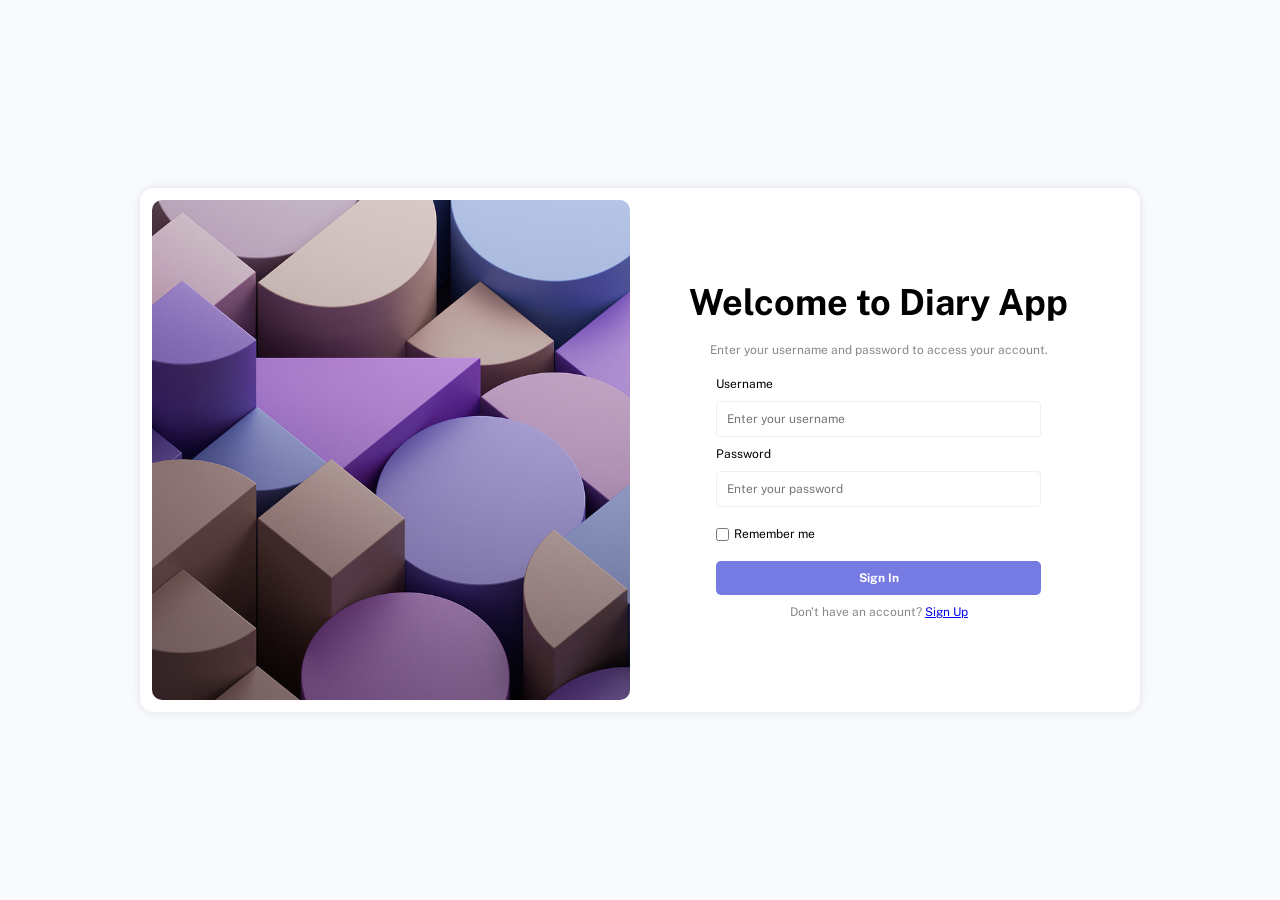
<file: index.html>
<!DOCTYPE html>
<html lang="en">
  <head>
    <meta charset="UTF-8" />
    <meta name="viewport" content="width=device-width, initial-scale=1.0" />
    <title>Diary Web Application</title>
    <!-- CSS Link -->
    <link rel="stylesheet" href="./styles/style.css" />
    <link rel="icon" href="./assets/diary-logo.png" type="image/x-icon" />
  </head>
  <body>
    <!-- navbar -->
    <navbar-component></navbar-component>
    <!-- header -->
    <header-component
      header-title="Diary Application"
      btn-title="Your Diary"
      url-btn="../pages/dashboard.html"
    ></header-component>
    <!-- main -->
    <main>
      <!-- form -->
      <form action="/submit" method="post" class="form">
        <!-- id for submit button -->
        <input type="hidden" name="id" id="id" required />
        <!-- input title -->
        <span>Title :</span>
        <input
          class="input border"
          type="text"
          name="title"
          id="title"
          placeholder="input your title here"
          required
        />
        <!-- input content -->
        <span>Content :</span>
        <textarea
          class="border input"
          name="content"
          id="content"
          placeholder="input your content here"
          rows="10"
          required
        ></textarea>
        <!-- input date -->
        <input
          class="border input"
          type="date"
          name="date"
          id="date"
          required
        />
        <!--submit button -->
        <div class="container-btn">
          <my-button
            title="Add Entry"
            type="submit"
            class="text-button"
          ></my-button>
          <my-button 
          id="updateCancel" 
          type="button"
          title="Cancel"
          ></my-button>

        </div>
      </form>
      <!-- list card entry container -->
      <section id="list-card"></section>
    </main>
    <!-- footer -->
    <footer-component></footer-component>
  </body>
  <!-- navbar link -->
   <script type="module" src="./components/navbar.js"></script>
  <!-- header link -->
  <script type="module" src="./components/header.js"></script>
  <!-- footer link -->
  <script type="module" src="./components/footer.js"></script>
  <!-- button link -->
  <script src="./components/button.js"></script>
  <!-- script -->
  <script type="module" src="./scripts/script.js"></script>
</html>
</file>
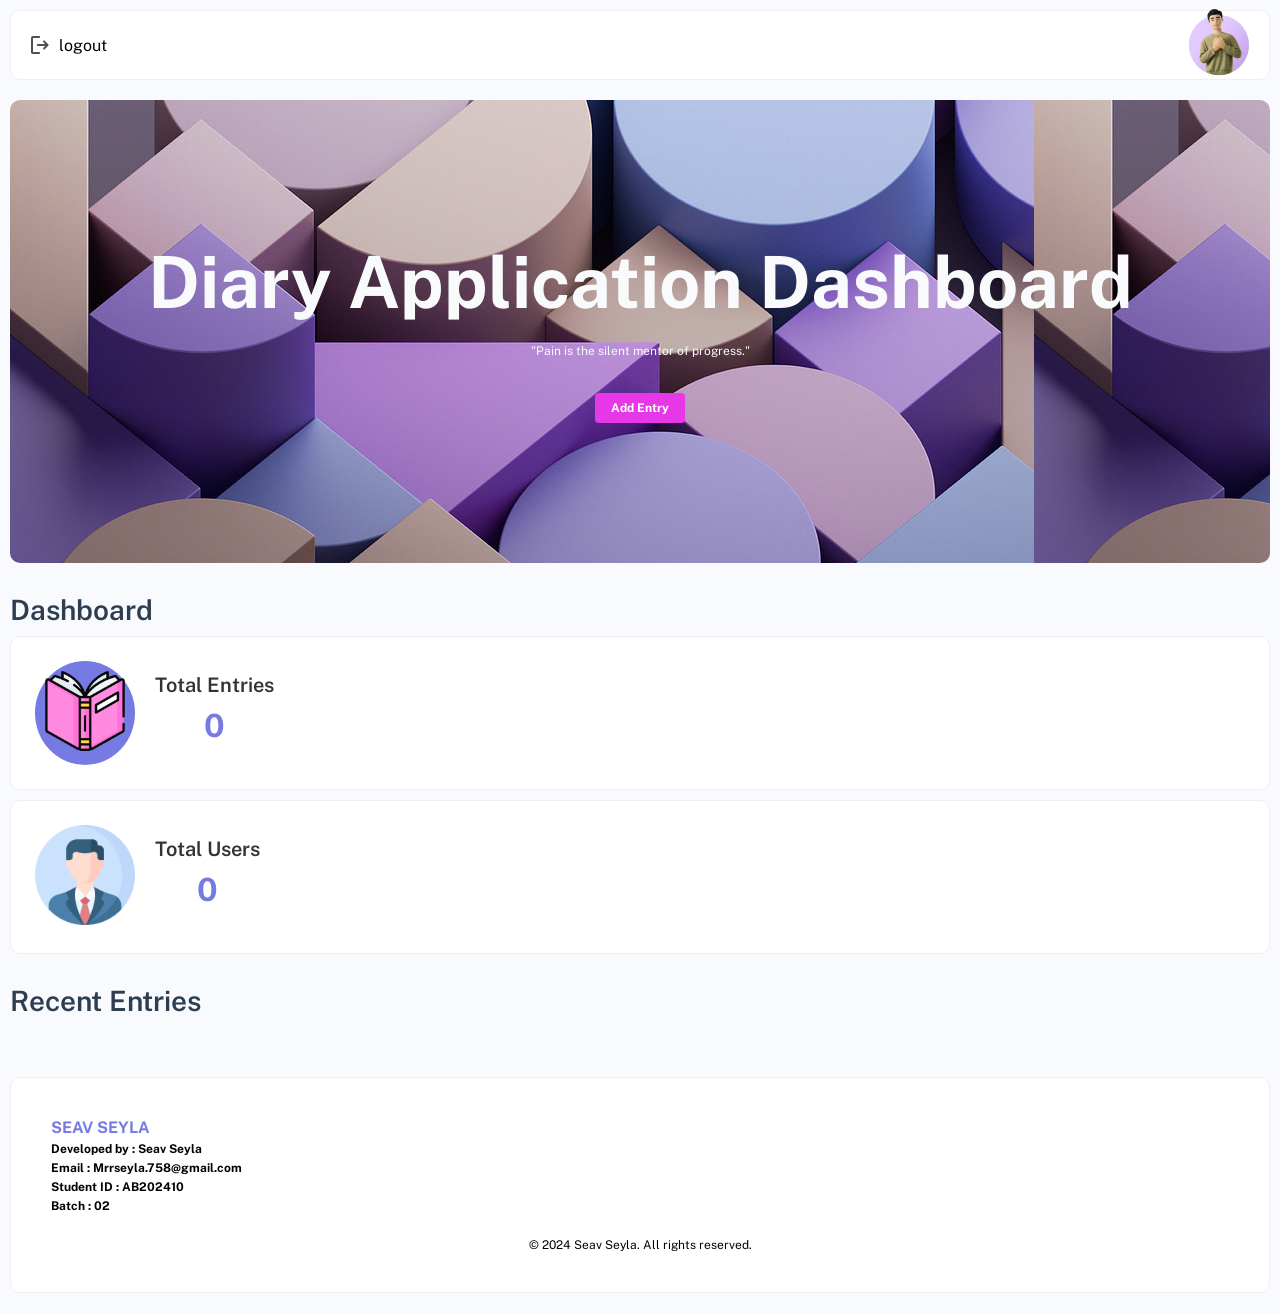
<file: pages/dashboard.html>
<!DOCTYPE html>
<html lang="en">
<head>
  <meta charset="UTF-8">
  <meta name="viewport" content="width=device-width, initial-scale=1.0">
  <title>Diary Dashboard</title>
  <link rel="stylesheet" href="../styles/style.css">
  <link rel="stylesheet" href="../styles/dashboard.css">
</head>
<body>
  <!-- navbar -->
    <navbar-component></navbar-component>
     <!-- header -->
    <header-component
      header-title="Diary Application Dashboard"
      btn-title="Add Entry"
      url-btn="../index.html"
      custom-header="header-dashboard"
      custom-btn="btn-new-entry"
    ></header-component>

    <!-- main dashboard -->
    <section class="main-dashboard">

          <section>
            <!-- title -->
            <h2 class="dashboard-title">Dashboard</h2>

            <!-- dashboard card -->
             <div class="dashbaord-card-container">

                <!-- dashboard card render here -->
                <dashboard-card
                logo-icon="../assets/diary-logo.png" 
                url="../index.html"
                logo-title="Diary Logo" 
                title="Total Entries"
                count-id="entries"
                custom-img-containter="icon-entries"
              ></dashboard-card>

              <dashboard-card
                logo-icon="../assets/user.png" 
                logo-title="Diary Logo" 
                title="Total Users"
                count-id="users"
              ></dashboard-card>
             </div>

          </section>

          <section class="recent-entries">

            <!-- title -->
            <h2 class="dashboard-title">Recent Entries</h2>

            <!-- recent entry container -->
            <div class="recent-entries-container">
              <!-- recent card render here -->
            </div>

          </section>

    </section> 
    <footer-component></footer-component>
</body>
<!-- header link -->
<script type="module" src="../components/header.js"></script>
<!-- button link -->
<script src="../components/button.js"></script>
<!-- navbar link -->
<script type="module" src="../components/navbar.js"></script>
<!-- footer link -->
<script type="module" src="../components/footer.js"></script>
<!-- dashboard card link -->
 <script src="../components/dashbaordCard.js"></script>
<!-- dashboard link -->
 <script type="module" src="../scripts/dashboard.js"></script>
</html>
</file>
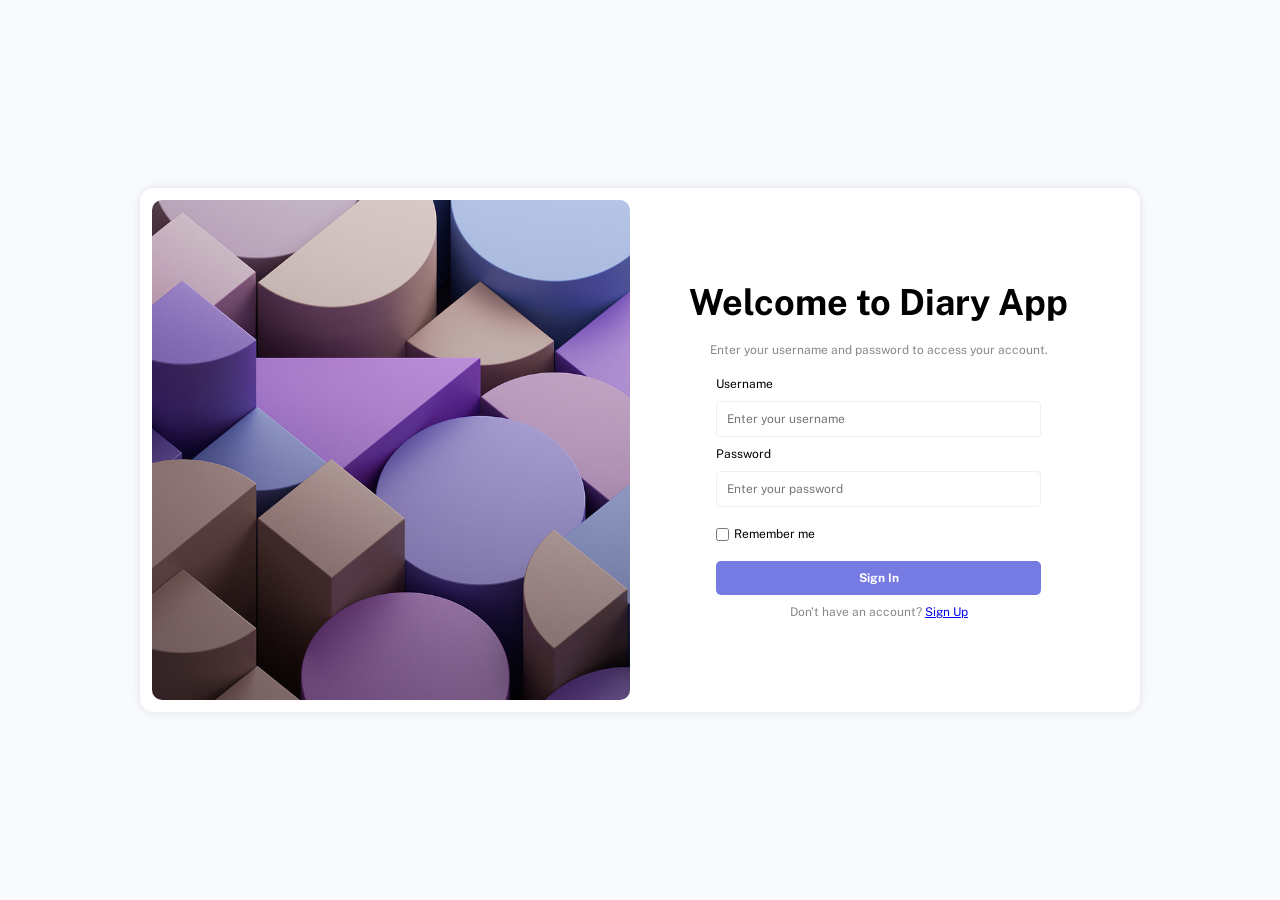
<file: pages/login.html>
<!DOCTYPE html>
<html lang="en">
<head>
    <meta charset="UTF-8">
    <meta name="viewport" content="width=device-width, initial-scale=1.0">
    <title>Login : Web Application</title>
    <link rel="stylesheet" href="../styles/style.css">
    <link rel="icon" href="../assets/diary-logo.png" type="image/x-icon" />
</head>
<body>
    <section class="container-section">
        <div class="login-container">
            <!-- image -->
            <div class="login-image">
                <img src="../assets/login-img.jpg" alt="login Image">
            </div>

            <!-- form container -->
            <div class="login-form">
                <!-- title -->
                <h2>Welcome to Diary App</h2>
                <p>Enter your username and password to access your account.</p>

                <!-- login form -->
                <form id="login-form">

                    <!-- username -->
                    <label for="username">Username</label>
                    <input 
                        type="username" 
                        id="username" 
                        class="input border" 
                        name="username" 
                        placeholder="Enter your username" 
                        autocomplete="username"
                        required/>

                    <!-- password -->
                    <label for="password">Password</label>
                    <input 
                        type="password" 
                        id="password" 
                        class="input border" 
                        name="password" 
                        placeholder="Enter your password" 
                        autocomplete="new-password"
                        required/>

                    <!-- remember me checkbox -->
                    <div class="remember-me">
                        <input type="checkbox" id="rememberMe" name="rememberMe">
                        <p for="rememberMe">Remember me</p>
                    </div>

                    <!-- submit button -->
                    <my-button title="Sign In" type="submit" custom-class="form-btn">Sign In</my-button>

                    <!-- sign up link -->
                    <div class="links">
                        <p>Don't have an account? <a href="./sign-up.html">Sign Up</a></p>
                    </div>
                    
                </form>
            </div>
        </div>
    </section>
</body>
<!-- login script -->
<script type="module" src="../scripts/login.js"></script>
  <!-- button link -->
<script src="../components/button.js"></script>


</html>
</file>
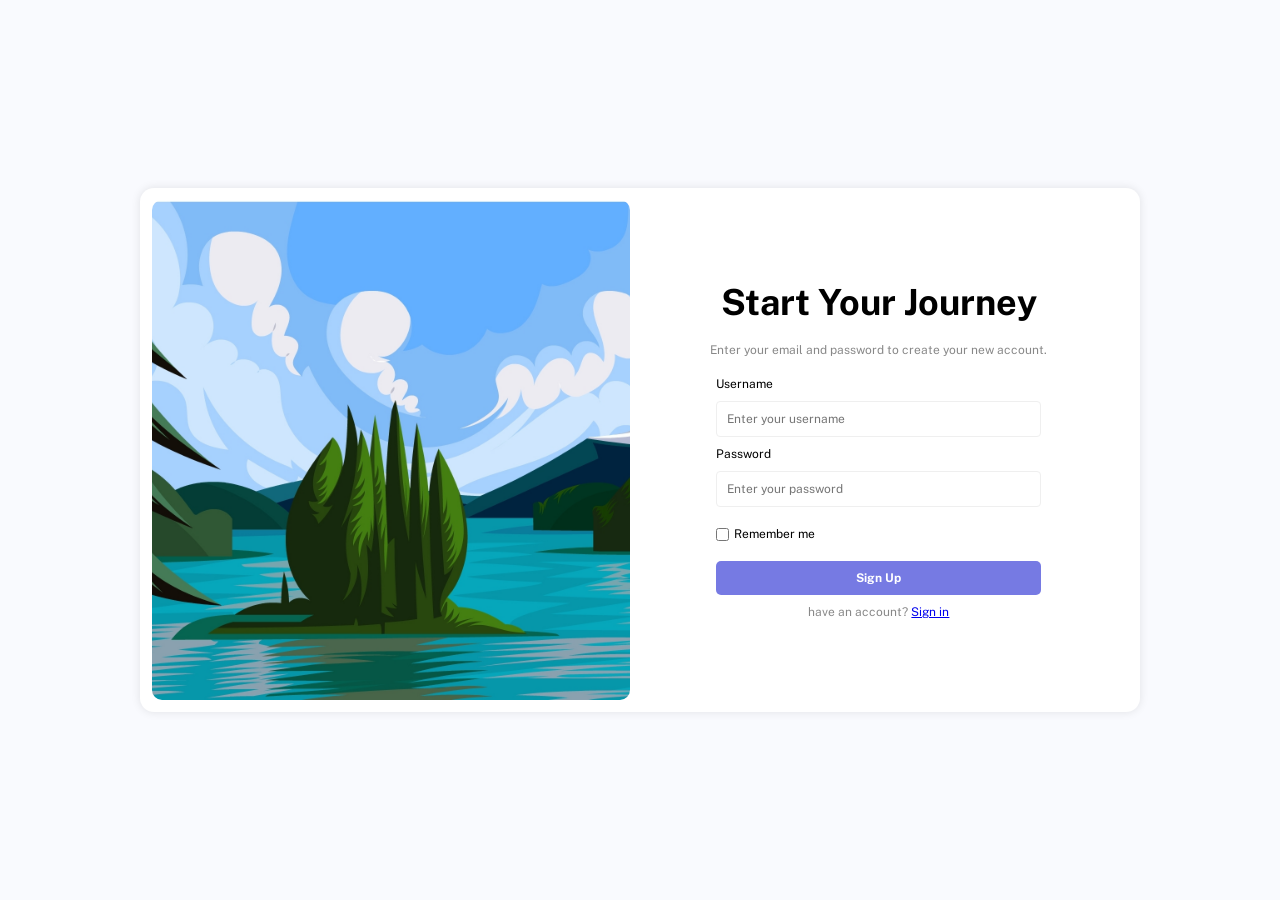
<file: pages/sign-up.html>
<!DOCTYPE html>
<html lang="en">
<head>
    <meta charset="UTF-8">
    <meta name="viewport" content="width=device-width, initial-scale=1.0">
    <title>Sign Up : Web Application</title>
    <link rel="stylesheet" href="../styles/style.css">
    <link rel="icon" href="../assets/diary-logo.png" type="image/x-icon" />
</head>
<body>
    <section class="container-section">
        
        <div class="login-container">

            <!--  image -->
            <div class="login-image">
                <img src="../assets/signup-img.jpg" alt="signup Image">
            </div>

            <!-- form container -->
            <div class="login-form">
                <!-- title -->
                <h2>Start Your Journey</h2>
                <p>Enter your email and password to create your new account.</p>

                <!-- sign up form -->
                <form id="signup-form">

                    <!-- username -->
                    <label for="username">Username</label>
                    <input  
                    type="username" 
                    id="username" 
                    class="input border" 
                    name="username" 
                    placeholder="Enter your username" 
                    autocomplete="username"
                    required />

                    <!-- password -->
                    <label for="password">Password</label>
                    <input 
                    type="password" 
                    id="password" 
                    class="input border" 
                    name="password" 
                    placeholder="Enter your password" 
                    autocomplete="new-password"
                    required />

                    <!-- remember me checkbox -->
                    <div class="remember-me">
                        <input type="checkbox" id="rememberMe" name="rememberMe" />
                        <label for="rememberMe">Remember me</label>
                    </div>

                    <!-- submit button -->
                    <my-button title="Sign Up" type="submit" custom-class="form-btn"></my-button>

                    <!-- sign in link -->
                    <div class="links">
                        <p>have an account? <a href="./login.html">Sign in</a></p>
                    </div>

                </form>
            </div>
        </div>
    </section>
</body>
<!-- button link -->
<script src="../components/button.js"></script>
<!-- sign up link -->
 <script type="module" src="../scripts/signUp.js"></script>
</html>
</file>
<file: styles/style.css>
/* Import the Public Sans font from Google Fonts */
@import url('https://fonts.googleapis.com/css2?family=Public+Sans:ital,wght@0,100..900;1,100..900&display=swap');

/* Import styles for the button component */
@import url('./components/button.css');

/* Import styles for the input component */
@import url('./components/input.css');

/* import styles for the Entry Card */
@import url('./components/entry-card.css');

/* import styles for the delete modal */
@import url('./components/delete-modal.css');	

/* import styles for the update modal */
@import url('./components/update-modal.css');	

/* import styles for the update modal */
@import url('./components/view-modal.css');

/* import styles for data not found section */
@import url('./components/data-not-found.css');

/* import styles for login section */
@import url('./components/login.css');

/* import styles for navbar */
@import url('./components/navbar.css');

/* import styles for header */
@import url('./components/header.css');

/* import styles for footer */
@import url('./components/footer.css');

/* global varaible */
:root{
    --purple-color : #767AE3;
    --blue-color :#1849A9;
    --purple-color-light : #F9FAFE;
    --white-color : #FFFFFF;
    --title-color :#2D31A6;
    --border-color :#ccc;
    --red-color : #E31B54;
    --red-color-danger : #C01048;
    --text-black : #333;
}
/* Reset some default browser styles */
* {
 font-family: "Public Sans", sans-serif;
  margin: 0;
  padding: 0;
  box-sizing: border-box;
}

/* Set the default font family to Public Sans */
body {
    width: 100%;
    height: 100vh;
    transition-duration: 700ms;
    display: flex;
    background-color: var(--purple-color-light);
    flex-direction: column;
    gap: 10px;
}

/* main section */
main {
    transition-duration: 700ms;
    max-width: 1400px;
    width: 100%;
    flex: 1;
    margin: 0 auto;
    display: flex;
    flex-direction: column;
    gap:10px;
}

/* Styles for the border */
.border {
    border: 1px solid #efefef;
}
/* responsive for screen bigger than 430px */
@media screen and (min-width: 430px) {
    body ,main{
        gap:20px;
    }
}
</file>
<file: styles/dashboard.css>
@import url('./components/header-dashboard.css');
@import url('./components/dashbaord-entry-card.css');


/* main dashboard */
.main-dashboard{
    flex: 1;
    display: flex;
    gap: 20px;
    flex-direction:column;
    margin: 10px 10px;
}
.dashboard-title {
  color: #2c3e50;
  font-size: 28px;
  font-weight: 600;
  margin-bottom: 10px;
}

/* dashboard Card Styles */
.dashboard-card {
    flex-direction: column;
    text-align: center;
    border-radius: 10px;
    background-color: var(--white-color);
    display: flex;
    justify-content: center;
    align-items: center;
    gap: 10px;
    margin: 5px 0;
    width: 100%;
    padding: 1.5rem;
    transition: transform 0.3s ease;
}

.dashboard-card:hover {
    transform: translateY(-10px);
}
.icon-entries{
    background-color: var(--purple-color);
    padding: 10px;
}
/* img containter */
  .dashboard-card-imge-container {
    border-radius: 50%;
    max-width: 80px;

}
  .dashboard-card-imge-container img{
    width: 100%;
    height: 100%;
    object-fit: cover;
  }
  /* card title */
  .dashboard-card-title {
    color: var(--text-black);
    font-size: 20px;
    font-weight: 600;
  }
  
  /* card value */
  .dashboard-card-value {
    color: var(--purple-color);
    font-size: 32px;
    font-weight: 700;
    margin:10px;
  }

  
  /* Responsive Styles */
  @media (min-width: 750px) {
    .dashboard-card {
      flex-direction: row;
      justify-content: start;
      align-items: center;
      gap: 20px;
      margin: 10px 0;
    }
    .dashboard-card-imge-container{
        max-width: 100px;
    }
  }
@media screen and (min-width: 1400px) {
    .main-dashboard{
        width: 100%;
        max-width: 1400px;
        margin: 0px auto;
    } 
    .dashboard-title  {
      font-size: 36px;
      margin-bottom:20px;
    }
}
</file>
